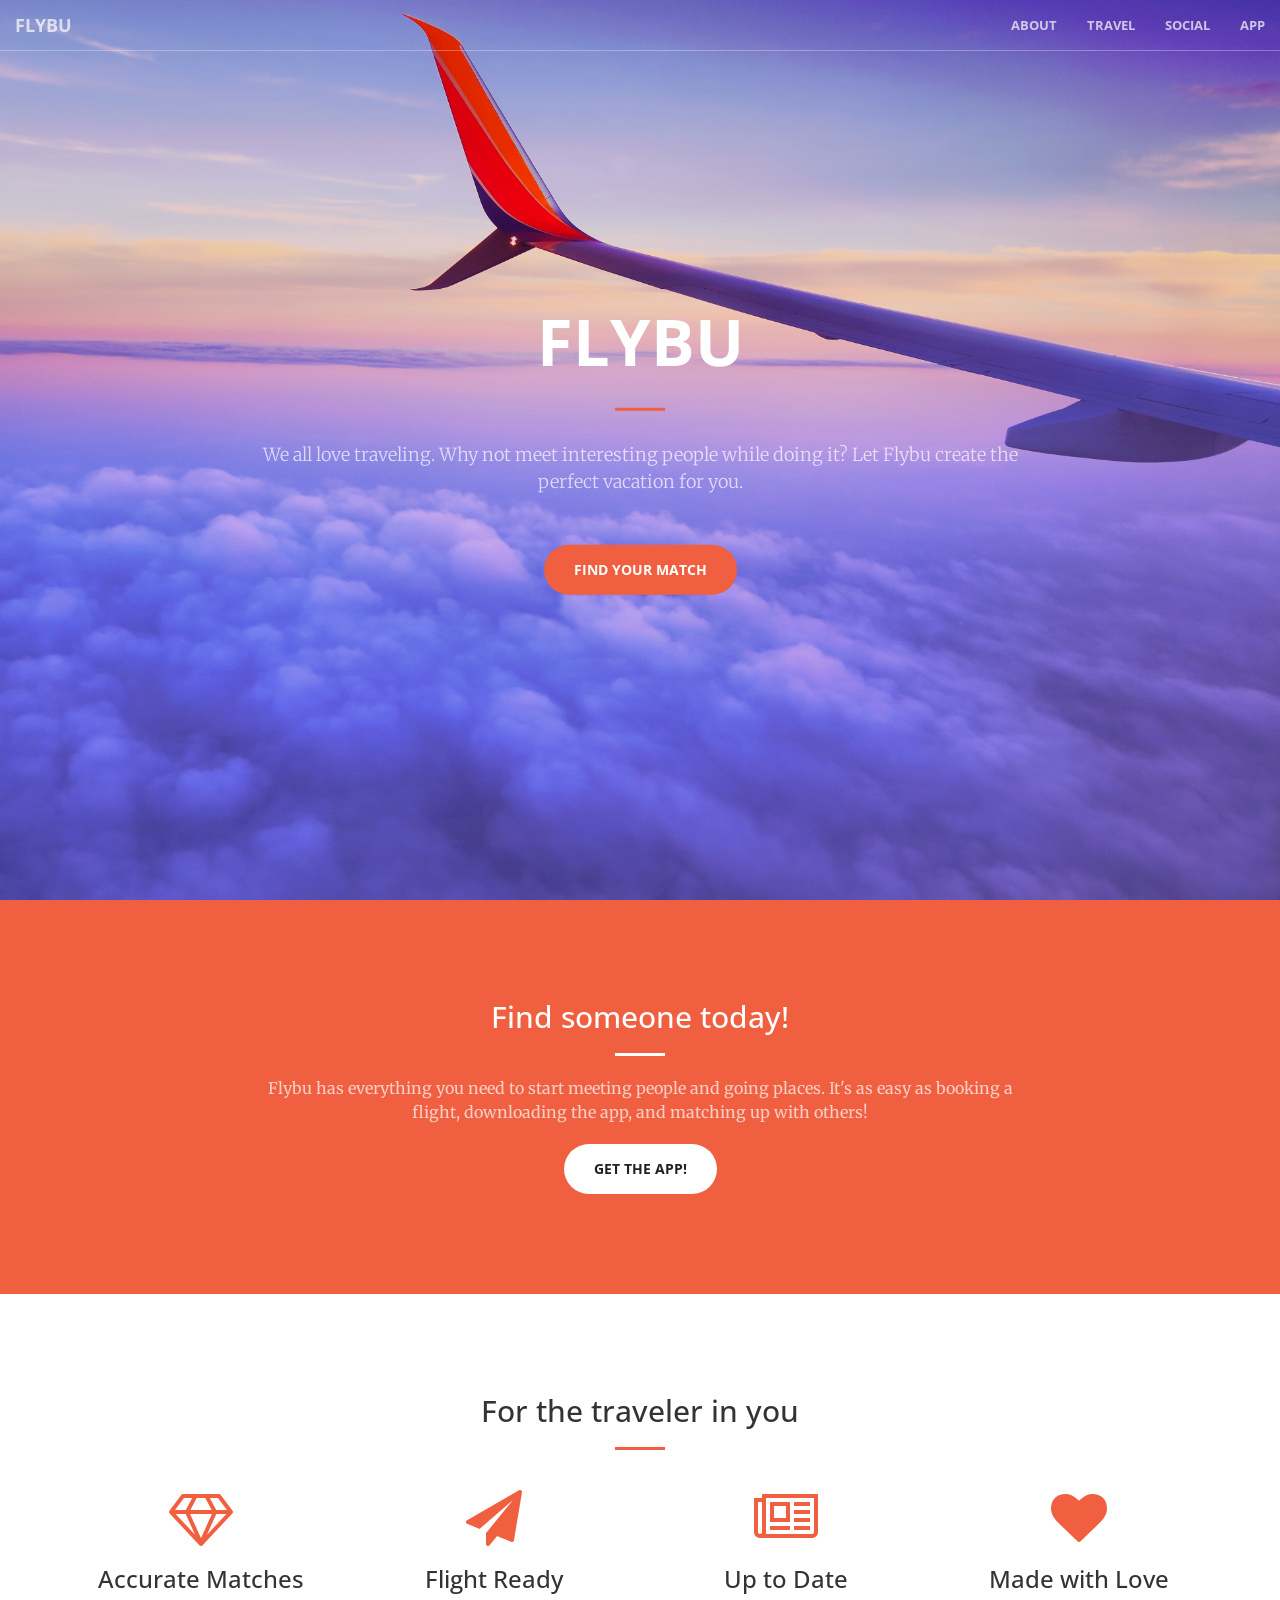
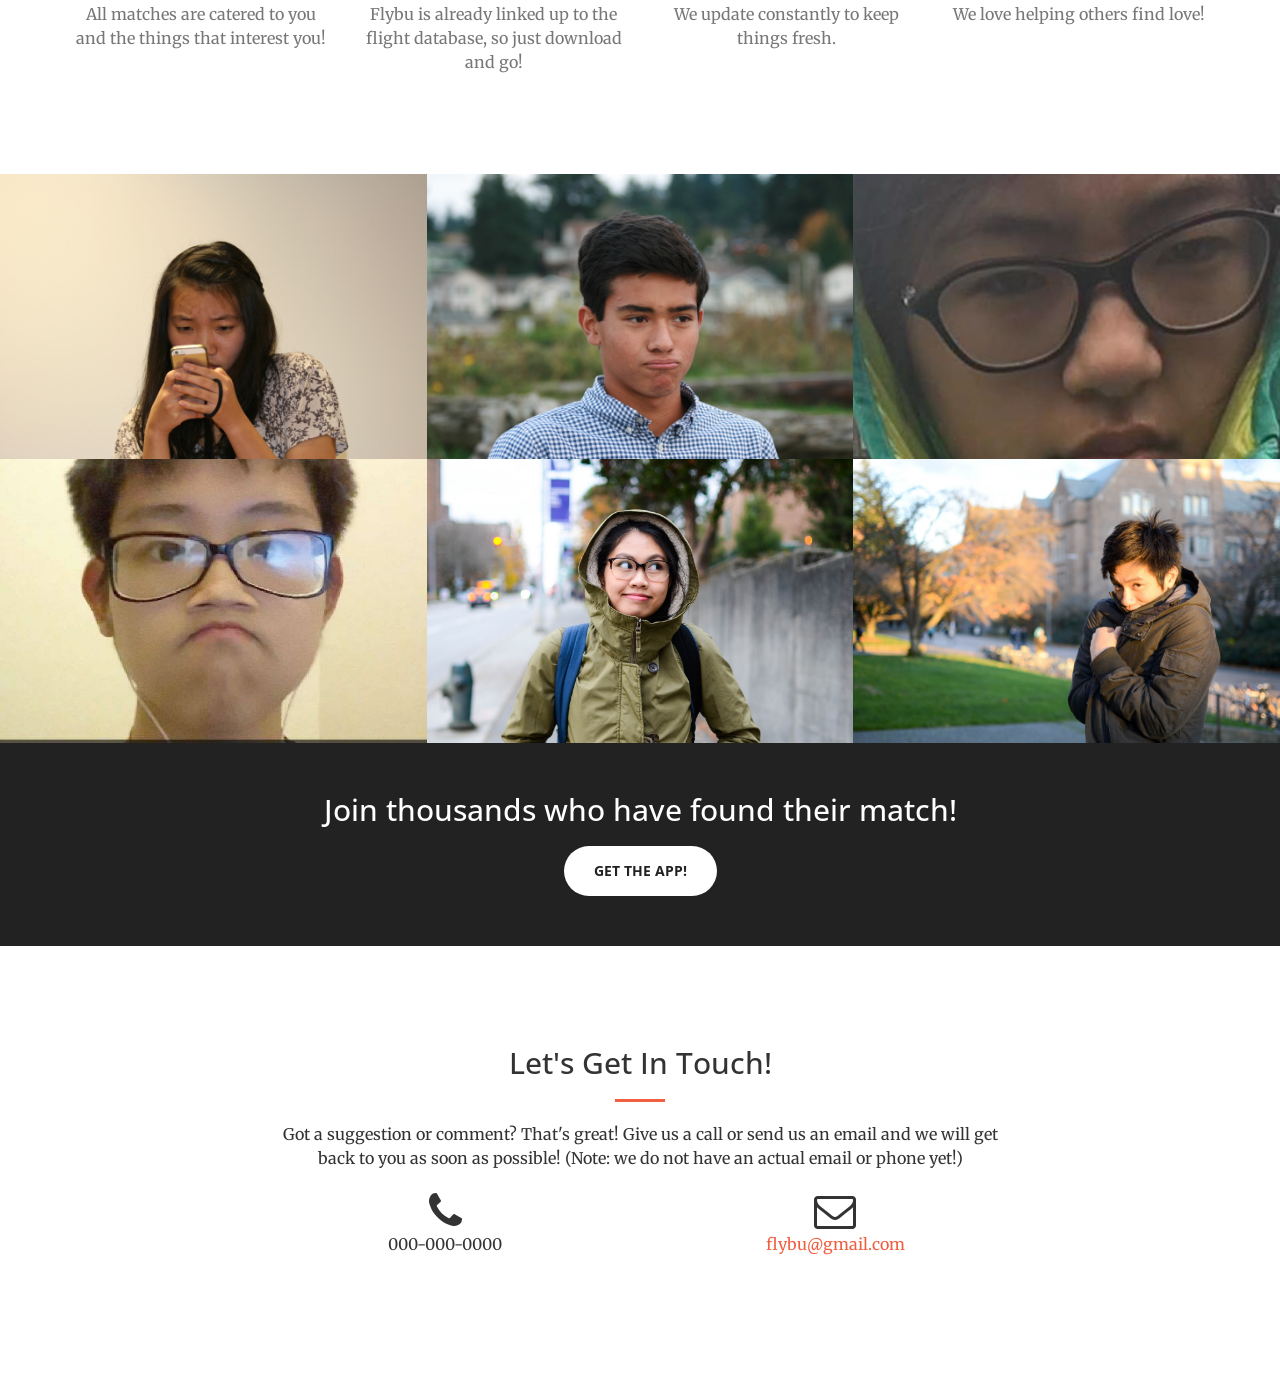
<file: index.html>
<!DOCTYPE html>
<html lang="en">

<head>

    <meta charset="utf-8">
    <meta http-equiv="X-UA-Compatible" content="IE=edge">
    <meta name="viewport" content="width=device-width, initial-scale=1">
    <meta name="description" content="">
    <meta name="author" content="">

    <title>Flybu</title>

    <!-- Bootstrap Core CSS -->
    <link rel="stylesheet" href="css/bootstrap.min.css" type="text/css">

    <!-- Custom Fonts -->
    <link href='http://fonts.googleapis.com/css?family=Open+Sans:300italic,400italic,600italic,700italic,800italic,400,300,600,700,800' rel='stylesheet' type='text/css'>
    <link href='http://fonts.googleapis.com/css?family=Merriweather:400,300,300italic,400italic,700,700italic,900,900italic' rel='stylesheet' type='text/css'>
    <link rel="stylesheet" href="font-awesome/css/font-awesome.min.css" type="text/css">

    <!-- Plugin CSS -->
    <link rel="stylesheet" href="css/animate.min.css" type="text/css">

    <!-- Custom CSS -->
    <link rel="stylesheet" href="css/creative.css" type="text/css">

    <!-- HTML5 Shim and Respond.js IE8 support of HTML5 elements and media queries -->
    <!-- WARNING: Respond.js doesn't work if you view the page via file:// -->
    <!--[if lt IE 9]>
        <script src="https://oss.maxcdn.com/libs/html5shiv/3.7.0/html5shiv.js"></script>
        <script src="https://oss.maxcdn.com/libs/respond.js/1.4.2/respond.min.js"></script>
    <![endif]-->

</head>

<body id="page-top">

    <nav id="mainNav" class="navbar navbar-default navbar-fixed-top">
        <div class="container-fluid">
            <!-- Brand and toggle get grouped for better mobile display -->
            <div class="navbar-header">
                <button type="button" class="navbar-toggle collapsed" data-toggle="collapse" data-target="#bs-example-navbar-collapse-1">
                    <span class="sr-only">Toggle navigation</span>
                    <span class="icon-bar"></span>
                    <span class="icon-bar"></span>
                    <span class="icon-bar"></span>
                </button>
                <a class="navbar-brand page-scroll" href="#page-top">Flybu</a>
            </div>

            <!-- Collect the nav links, forms, and other content for toggling -->
            <div class="collapse navbar-collapse" id="bs-example-navbar-collapse-1">
                <ul class="nav navbar-nav navbar-right">
                    <li>
                        <a class="page-scroll" href="#about">About</a>
                    </li>
                    <li>
                        <a class="page-scroll" href="#services">Travel</a>
                    </li>
                    <li>
                        <a class="page-scroll" href="#portfolio">Social</a>
                    </li>
                    <li>
                        <a class="page-scroll" href="#contact">App</a>
                    </li>
                </ul>
            </div>
            <!-- /.navbar-collapse -->
        </div>
        <!-- /.container-fluid -->
    </nav>

    <header>
        <div class="header-content">
            <div class="header-content-inner">
                <h1>Flybu</h1>
                <hr>
                <p>We all love traveling. Why not meet interesting people while doing it? Let Flybu create the perfect vacation for you.</p>
                <a href="#about" class="btn btn-primary btn-xl page-scroll">Find your match</a>
            </div>
        </div>
    </header>

    <section class="bg-primary" id="about">
        <div class="container">
            <div class="row">
                <div class="col-lg-8 col-lg-offset-2 text-center">
                    <h2 class="section-heading">Find someone today!</h2>
                    <hr class="light">
                    <p class="text-faded">Flybu has everything you need to start meeting people and going places. It's as easy as booking a flight, downloading the app, and matching up with others!</p>
                    <a href="#Portfolio" class="btn btn-default btn-xl">Get the app!</a>
                </div>
            </div>
        </div>
    </section>

    <section id="services">
        <div class="container">
            <div class="row">
                <div class="col-lg-12 text-center">
                    <h2 class="section-heading">For the traveler in you</h2>
                    <hr class="primary">
                </div>
            </div>
        </div>
        <div class="container">
            <div class="row">
                <div class="col-lg-3 col-md-6 text-center">
                    <div class="service-box">
                        <i class="fa fa-4x fa-diamond wow bounceIn text-primary"></i>
                        <h3>Accurate Matches</h3>
                        <p class="text-muted">All matches are catered to you and the things that interest you!</p>
                    </div>
                </div>
                <div class="col-lg-3 col-md-6 text-center">
                    <div class="service-box">
                        <i class="fa fa-4x fa-paper-plane wow bounceIn text-primary" data-wow-delay=".1s"></i>
                        <h3>Flight Ready</h3>
                        <p class="text-muted">Flybu is already linked up to the flight database, so just download and go!</p>
                    </div>
                </div>
                <div class="col-lg-3 col-md-6 text-center">
                    <div class="service-box">
                        <i class="fa fa-4x fa-newspaper-o wow bounceIn text-primary" data-wow-delay=".2s"></i>
                        <h3>Up to Date</h3>
                        <p class="text-muted">We update constantly to keep things fresh.</p>
                    </div>
                </div>
                <div class="col-lg-3 col-md-6 text-center">
                    <div class="service-box">
                        <i class="fa fa-4x fa-heart wow bounceIn text-primary" data-wow-delay=".3s"></i>
                        <h3>Made with Love</h3>
                        <p class="text-muted">We love helping others find love!</p>
                    </div>
                </div>
            </div>
        </div>
    </section>

    <section class="no-padding" id="portfolio">
        <div class="container-fluid">
            <div class="row no-gutter">
                <div class="col-lg-4 col-sm-6">
                    <a href="#" class="portfolio-box">
                        <img src="img/portfolio/1.jpg" class="img-responsive" alt="">
                        <div class="portfolio-box-caption">
                            <div class="portfolio-box-caption-content">
                                <div class="project-category text-faded">
                                    Katherine
                                </div>
                                <div class="project-name">
                                    Found her match with Stuart the hedgehog!
                                </div>
                            </div>
                        </div>
                    </a>
                </div>
                <div class="col-lg-4 col-sm-6">
                    <a href="#" class="portfolio-box">
                        <img src="img/portfolio/2.jpg" class="img-responsive" alt="">
                        <div class="portfolio-box-caption">
                            <div class="portfolio-box-caption-content">
                                <div class="project-category text-faded">
                                    Oliver
                                </div>
                                <div class="project-name">
                                    Is single and ready to mingle!
                                </div>
                            </div>
                        </div>
                    </a>
                </div>
                <div class="col-lg-4 col-sm-6">
                    <a href="#" class="portfolio-box">
                        <img src="img/portfolio/3.jpg" class="img-responsive" alt="">
                        <div class="portfolio-box-caption">
                            <div class="portfolio-box-caption-content">
                                <div class="project-category text-faded">
                                    Allison
                                </div>
                                <div class="project-name">
                                    Really hates everything in this pic
                                </div>
                            </div>
                        </div>
                    </a>
                </div>
                <div class="col-lg-4 col-sm-6">
                    <a href="#" class="portfolio-box">
                        <img src="img/portfolio/4.jpg" class="img-responsive" alt="">
                        <div class="portfolio-box-caption">
                            <div class="portfolio-box-caption-content">
                                <div class="project-category text-faded">
                                    Alex
                                </div>
                                <div class="project-name">
                                    Found his match with space and aviation!
                                </div>
                            </div>
                        </div>
                    </a>
                </div>
                <div class="col-lg-4 col-sm-6">
                    <a href="#" class="portfolio-box">
                        <img src="img/portfolio/5.jpg" class="img-responsive" alt="">
                        <div class="portfolio-box-caption">
                            <div class="portfolio-box-caption-content">
                                <div class="project-category text-faded">
                                    Reine
                                </div>
                                <div class="project-name">
                                    Found her match with her passion for photography!
                                </div>
                            </div>
                        </div>
                    </a>
                </div>
                <div class="col-lg-4 col-sm-6">
                    <a href="#" class="portfolio-box">
                        <img src="img/portfolio/6.jpg" class="img-responsive" alt="">
                        <div class="portfolio-box-caption">
                            <div class="portfolio-box-caption-content">
                                <div class="project-category text-faded">
                                    Howard
                                </div>
                                <div class="project-name">
                                    Found his match with Jenn!
                                </div>
                            </div>
                        </div>
                    </a>
                </div>
            </div>
        </div>
    </section>

    <aside class="bg-dark">
        <div class="container text-center">
            <div class="call-to-action">
                <h2>Join thousands who have found their match!</h2>
                <a href="#" class="btn btn-default btn-xl wow tada">Get the App!</a>
            </div>
        </div>
    </aside>

    <section id="contact">
        <div class="container">
            <div class="row">
                <div class="col-lg-8 col-lg-offset-2 text-center">
                    <h2 class="section-heading">Let's Get In Touch!</h2>
                    <hr class="primary">
                    <p>Got a suggestion or comment? That's great! Give us a call or send us an email and we will get back to you as soon as possible! (Note: we do not have an actual email or phone yet!)</p>
                </div>
                <div class="col-lg-4 col-lg-offset-2 text-center">
                    <i class="fa fa-phone fa-3x wow bounceIn"></i>
                    <p>000-000-0000</p>
                </div>
                <div class="col-lg-4 text-center">
                    <i class="fa fa-envelope-o fa-3x wow bounceIn" data-wow-delay=".1s"></i>
                    <p><a href="mailto:your-email@your-domain.com">flybu@gmail.com</a></p>
                </div>
            </div>
        </div>
    </section>

    <!-- jQuery -->
    <script src="js/jquery.js"></script>

    <!-- Bootstrap Core JavaScript -->
    <script src="js/bootstrap.min.js"></script>

    <!-- Plugin JavaScript -->
    <script src="js/jquery.easing.min.js"></script>
    <script src="js/jquery.fittext.js"></script>
    <script src="js/wow.min.js"></script>

    <!-- Custom Theme JavaScript -->
    <script src="js/creative.js"></script>

</html>
</file>
<file: css/creative.css>
/*!
 * Start Bootstrap - Creative Bootstrap Theme (http://startbootstrap.com)
 * Code licensed under the Apache License v2.0.
 * For details, see http://www.apache.org/licenses/LICENSE-2.0.
 */

html,
body {
    width: 100%;
    height: 100%;
}

::-webkit-scrollbar {
    display: none;
}

body {
    font-family: Merriweather,'Helvetica Neue',Arial,sans-serif;
}

hr {
    max-width: 50px;
    border-color: #f05f40;
    border-width: 3px;
}

hr.light {
    border-color: #fff;
}

a {
    color: #f05f40;
    -webkit-transition: all .35s;
    -moz-transition: all .35s;
    transition: all .35s;
}

a:hover,
a:focus {
    color: #eb3812;
}

h1,
h2,
h3,
h4,
h5,
h6 {
    font-family: 'Open Sans','Helvetica Neue',Arial,sans-serif;
}

p {
    margin-bottom: 20px;
    font-size: 16px;
    line-height: 1.5;
}

.bg-primary {
    background-color: #f05f40;
}

.bg-dark {
    color: #fff;
    background-color: #222;
}

.text-faded {
    color: rgba(255,255,255,.7);
}

section {
    padding: 100px 0;
}

aside {
    padding: 50px 0;
}

.no-padding {
    padding: 0;
}

.navbar-default {
    border-color: rgba(34,34,34,.05);
    font-family: 'Open Sans','Helvetica Neue',Arial,sans-serif;
    background-color: #fff;
    -webkit-transition: all .35s;
    -moz-transition: all .35s;
    transition: all .35s;
}

.navbar-default .navbar-header .navbar-brand {
    text-transform: uppercase;
    font-family: 'Open Sans','Helvetica Neue',Arial,sans-serif;
    font-weight: 700;
    color: #f05f40;
}

.navbar-default .navbar-header .navbar-brand:hover,
.navbar-default .navbar-header .navbar-brand:focus {
    color: #eb3812;
}

.navbar-default .nav > li>a,
.navbar-default .nav>li>a:focus {
    text-transform: uppercase;
    font-size: 13px;
    font-weight: 700;
    color: #222;
}

.navbar-default .nav > li>a:hover,
.navbar-default .nav>li>a:focus:hover {
    color: #f05f40;
}

.navbar-default .nav > li.active>a,
.navbar-default .nav>li.active>a:focus {
    color: #f05f40!important;
    background-color: transparent;
}

.navbar-default .nav > li.active>a:hover,
.navbar-default .nav>li.active>a:focus:hover {
    background-color: transparent;
}

@media(min-width:768px) {
    .navbar-default {
        border-color: rgba(255,255,255,.3);
        background-color: transparent;
    }

    .navbar-default .navbar-header .navbar-brand {
        color: rgba(255,255,255,.7);
    }

    .navbar-default .navbar-header .navbar-brand:hover,
    .navbar-default .navbar-header .navbar-brand:focus {
        color: #fff;
    }

    .navbar-default .nav > li>a,
    .navbar-default .nav>li>a:focus {
        color: rgba(255,255,255,.7);
    }

    .navbar-default .nav > li>a:hover,
    .navbar-default .nav>li>a:focus:hover {
        color: #fff;
    }

    .navbar-default.affix {
        border-color: rgba(34,34,34,.05);
        background-color: #fff;
    }

    .navbar-default.affix .navbar-header .navbar-brand {
        font-size: 14px;
        color: #f05f40;
    }

    .navbar-default.affix .navbar-header .navbar-brand:hover,
    .navbar-default.affix .navbar-header .navbar-brand:focus {
        color: #eb3812;
    }

    .navbar-default.affix .nav > li>a,
    .navbar-default.affix .nav>li>a:focus {
        color: #222;
    }

    .navbar-default.affix .nav > li>a:hover,
    .navbar-default.affix .nav>li>a:focus:hover {
        color: #f05f40;
    }
}

header {
    position: relative;
    width: 100%;
    min-height: auto;
    text-align: center;
    color: #fff;
    background-image: url(../img/header.jpg);
    background-position: center;
    -webkit-background-size: cover;
    -moz-background-size: cover;
    background-size: cover;
    -o-background-size: cover;
}

header .header-content {
    position: relative;
    width: 100%;
    padding: 100px 15px;
    text-align: center;
}

header .header-content .header-content-inner h1 {
    margin-top: 0;
    margin-bottom: 0;
    text-transform: uppercase;
    font-weight: 700;
}

header .header-content .header-content-inner hr {
    margin: 30px auto;
}

header .header-content .header-content-inner p {
    margin-bottom: 50px;
    font-size: 16px;
    font-weight: 300;
    color: rgba(255,255,255,.7);
}

@media(min-width:768px) {
    header {
        min-height: 100%;
    }

    header .header-content {
        position: absolute;
        top: 50%;
        padding: 0 50px;
        -webkit-transform: translateY(-50%);
        -ms-transform: translateY(-50%);
        transform: translateY(-50%);
    }

    header .header-content .header-content-inner {
        margin-right: auto;
        margin-left: auto;
        max-width: 1000px;
    }

    header .header-content .header-content-inner p {
        margin-right: auto;
        margin-left: auto;
        max-width: 80%;
        font-size: 18px;
    }
}

.section-heading {
    margin-top: 0;
}

.service-box {
    margin: 50px auto 0;
    max-width: 400px;
}

@media(min-width:992px) {
    .service-box {
        margin: 20px auto 0;
    }
}

.service-box p {
    margin-bottom: 0;
}

.portfolio-box {
    display: block;
    position: relative;
    margin: 0 auto;
    max-width: 650px;
}

.portfolio-box .portfolio-box-caption {
    display: block;
    position: absolute;
    bottom: 0;
    width: 100%;
    height: 100%;
    text-align: center;
    color: #fff;
    opacity: 0;
    background: rgba(240,95,64,.9);
    -webkit-transition: all .35s;
    -moz-transition: all .35s;
    transition: all .35s;
}

.portfolio-box .portfolio-box-caption .portfolio-box-caption-content {
    position: absolute;
    top: 50%;
    width: 100%;
    text-align: center;
    transform: translateY(-50%);
}

.portfolio-box .portfolio-box-caption .portfolio-box-caption-content .project-category,
.portfolio-box .portfolio-box-caption .portfolio-box-caption-content .project-name {
    padding: 0 15px;
    font-family: 'Open Sans','Helvetica Neue',Arial,sans-serif;
}

.portfolio-box .portfolio-box-caption .portfolio-box-caption-content .project-category {
    text-transform: uppercase;
    font-size: 14px;
    font-weight: 600;
}

.portfolio-box .portfolio-box-caption .portfolio-box-caption-content .project-name {
    font-size: 18px;
}

.portfolio-box:hover .portfolio-box-caption {
    opacity: 1;
}

@media(min-width:768px) {
    .portfolio-box .portfolio-box-caption .portfolio-box-caption-content .project-category {
        font-size: 16px;
    }

    .portfolio-box .portfolio-box-caption .portfolio-box-caption-content .project-name {
        font-size: 22px;
    }
}

.call-to-action h2 {
    margin: 0 auto 20px;
}

.text-primary {
    color: #f05f40;
}

.no-gutter > [class*=col-] {
    padding-right: 0;
    padding-left: 0;
}

.btn-default {
    border-color: #fff;
    color: #222;
    background-color: #fff;
    -webkit-transition: all .35s;
    -moz-transition: all .35s;
    transition: all .35s;
}

.btn-default:hover,
.btn-default:focus,
.btn-default.focus,
.btn-default:active,
.btn-default.active,
.open > .dropdown-toggle.btn-default {
    border-color: #ededed;
    color: #222;
    background-color: #f2f2f2;
}

.btn-default:active,
.btn-default.active,
.open > .dropdown-toggle.btn-default {
    background-image: none;
}

.btn-default.disabled,
.btn-default[disabled],
fieldset[disabled] .btn-default,
.btn-default.disabled:hover,
.btn-default[disabled]:hover,
fieldset[disabled] .btn-default:hover,
.btn-default.disabled:focus,
.btn-default[disabled]:focus,
fieldset[disabled] .btn-default:focus,
.btn-default.disabled.focus,
.btn-default[disabled].focus,
fieldset[disabled] .btn-default.focus,
.btn-default.disabled:active,
.btn-default[disabled]:active,
fieldset[disabled] .btn-default:active,
.btn-default.disabled.active,
.btn-default[disabled].active,
fieldset[disabled] .btn-default.active {
    border-color: #fff;
    background-color: #fff;
}

.btn-default .badge {
    color: #fff;
    background-color: #222;
}

.btn-primary {
    border-color: #f05f40;
    color: #fff;
    background-color: #f05f40;
    -webkit-transition: all .35s;
    -moz-transition: all .35s;
    transition: all .35s;
}

.btn-primary:hover,
.btn-primary:focus,
.btn-primary.focus,
.btn-primary:active,
.btn-primary.active,
.open > .dropdown-toggle.btn-primary {
    border-color: #ed431f;
    color: #fff;
    background-color: #ee4b28;
}

.btn-primary:active,
.btn-primary.active,
.open > .dropdown-toggle.btn-primary {
    background-image: none;
}

.btn-primary.disabled,
.btn-primary[disabled],
fieldset[disabled] .btn-primary,
.btn-primary.disabled:hover,
.btn-primary[disabled]:hover,
fieldset[disabled] .btn-primary:hover,
.btn-primary.disabled:focus,
.btn-primary[disabled]:focus,
fieldset[disabled] .btn-primary:focus,
.btn-primary.disabled.focus,
.btn-primary[disabled].focus,
fieldset[disabled] .btn-primary.focus,
.btn-primary.disabled:active,
.btn-primary[disabled]:active,
fieldset[disabled] .btn-primary:active,
.btn-primary.disabled.active,
.btn-primary[disabled].active,
fieldset[disabled] .btn-primary.active {
    border-color: #f05f40;
    background-color: #f05f40;
}

.btn-primary .badge {
    color: #f05f40;
    background-color: #fff;
}

.btn {
    border: 0;
    border-radius: 300px;
    text-transform: uppercase;
    font-family: 'Open Sans','Helvetica Neue',Arial,sans-serif;
    font-weight: 700;
}

.btn-xl {
    padding: 15px 30px;
}

::-moz-selection {
    text-shadow: none;
    color: #fff;
    background: #222;
}

::selection {
    text-shadow: none;
    color: #fff;
    background: #222;
}

img::selection {
    color: #fff;
    background: 0 0;
}

img::-moz-selection {
    color: #fff;
    background: 0 0;
}

body {
    webkit-tap-highlight-color: #222;
}
</file>
